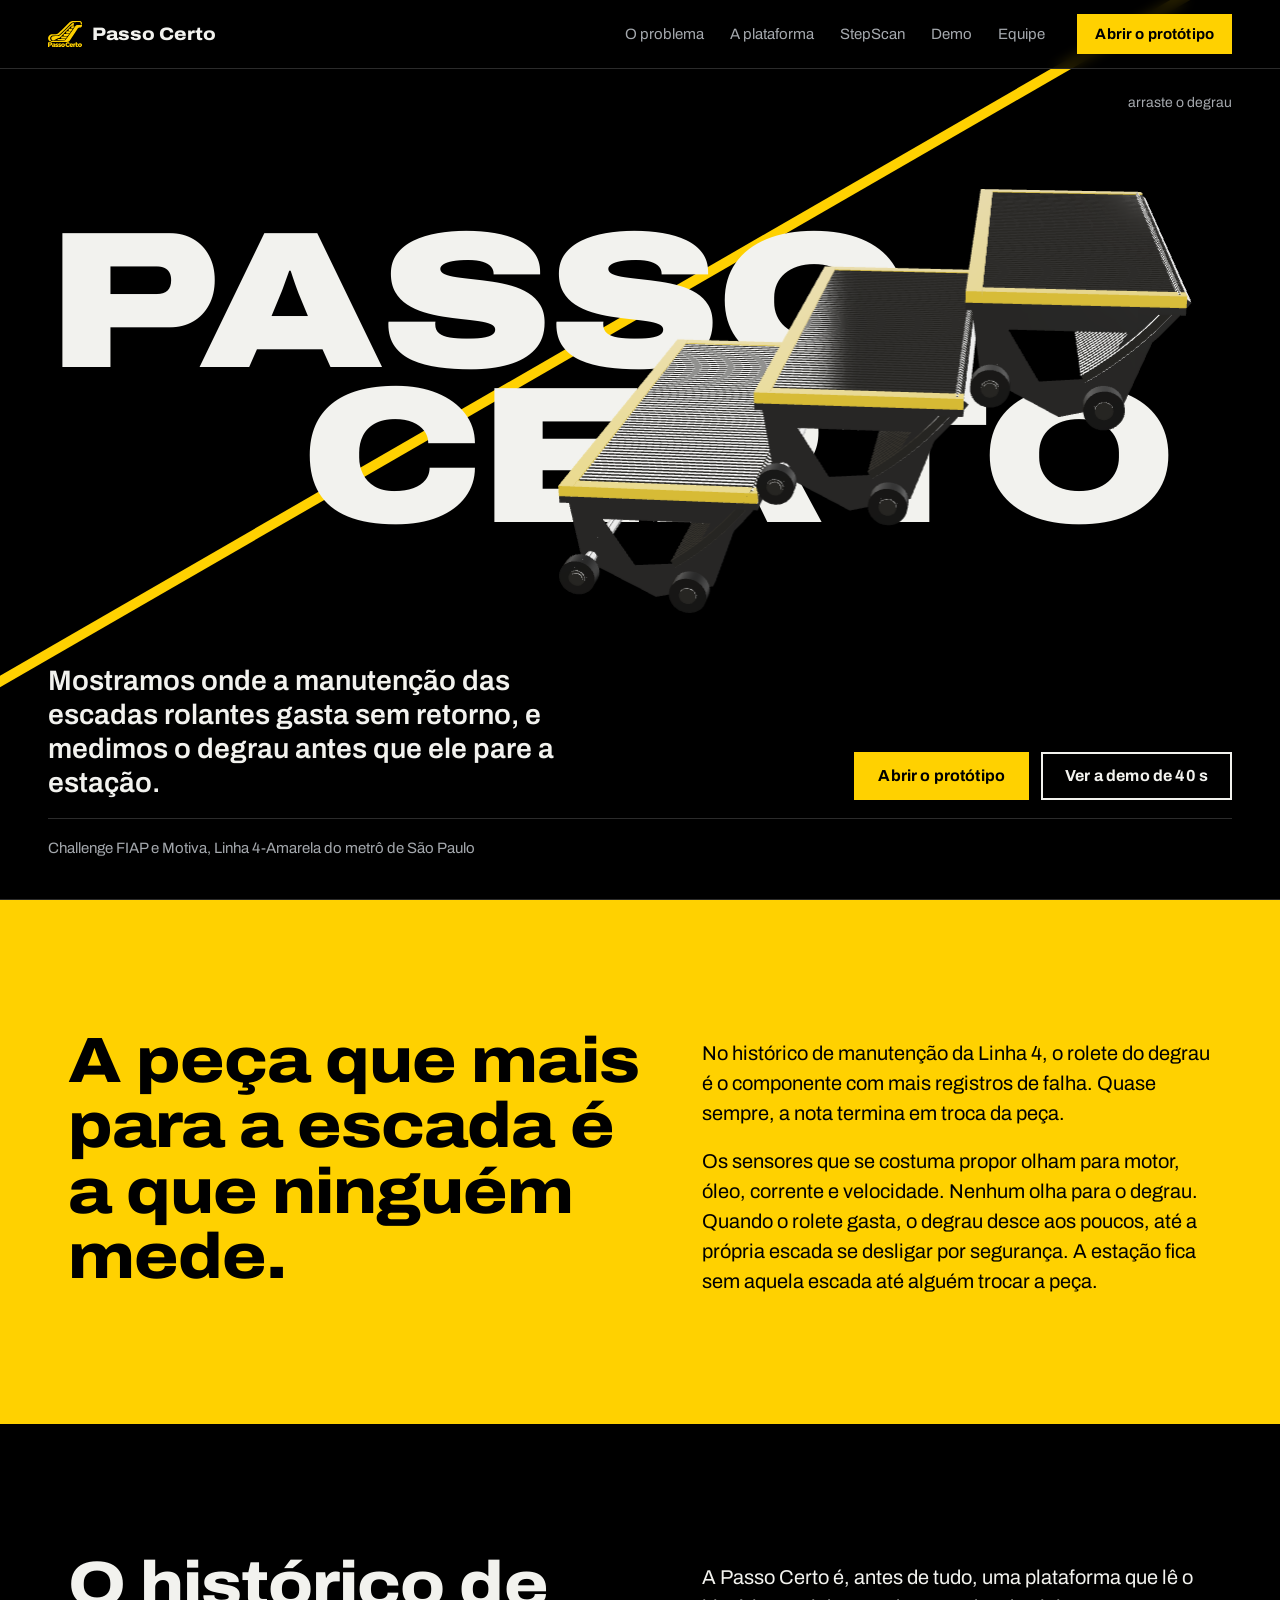
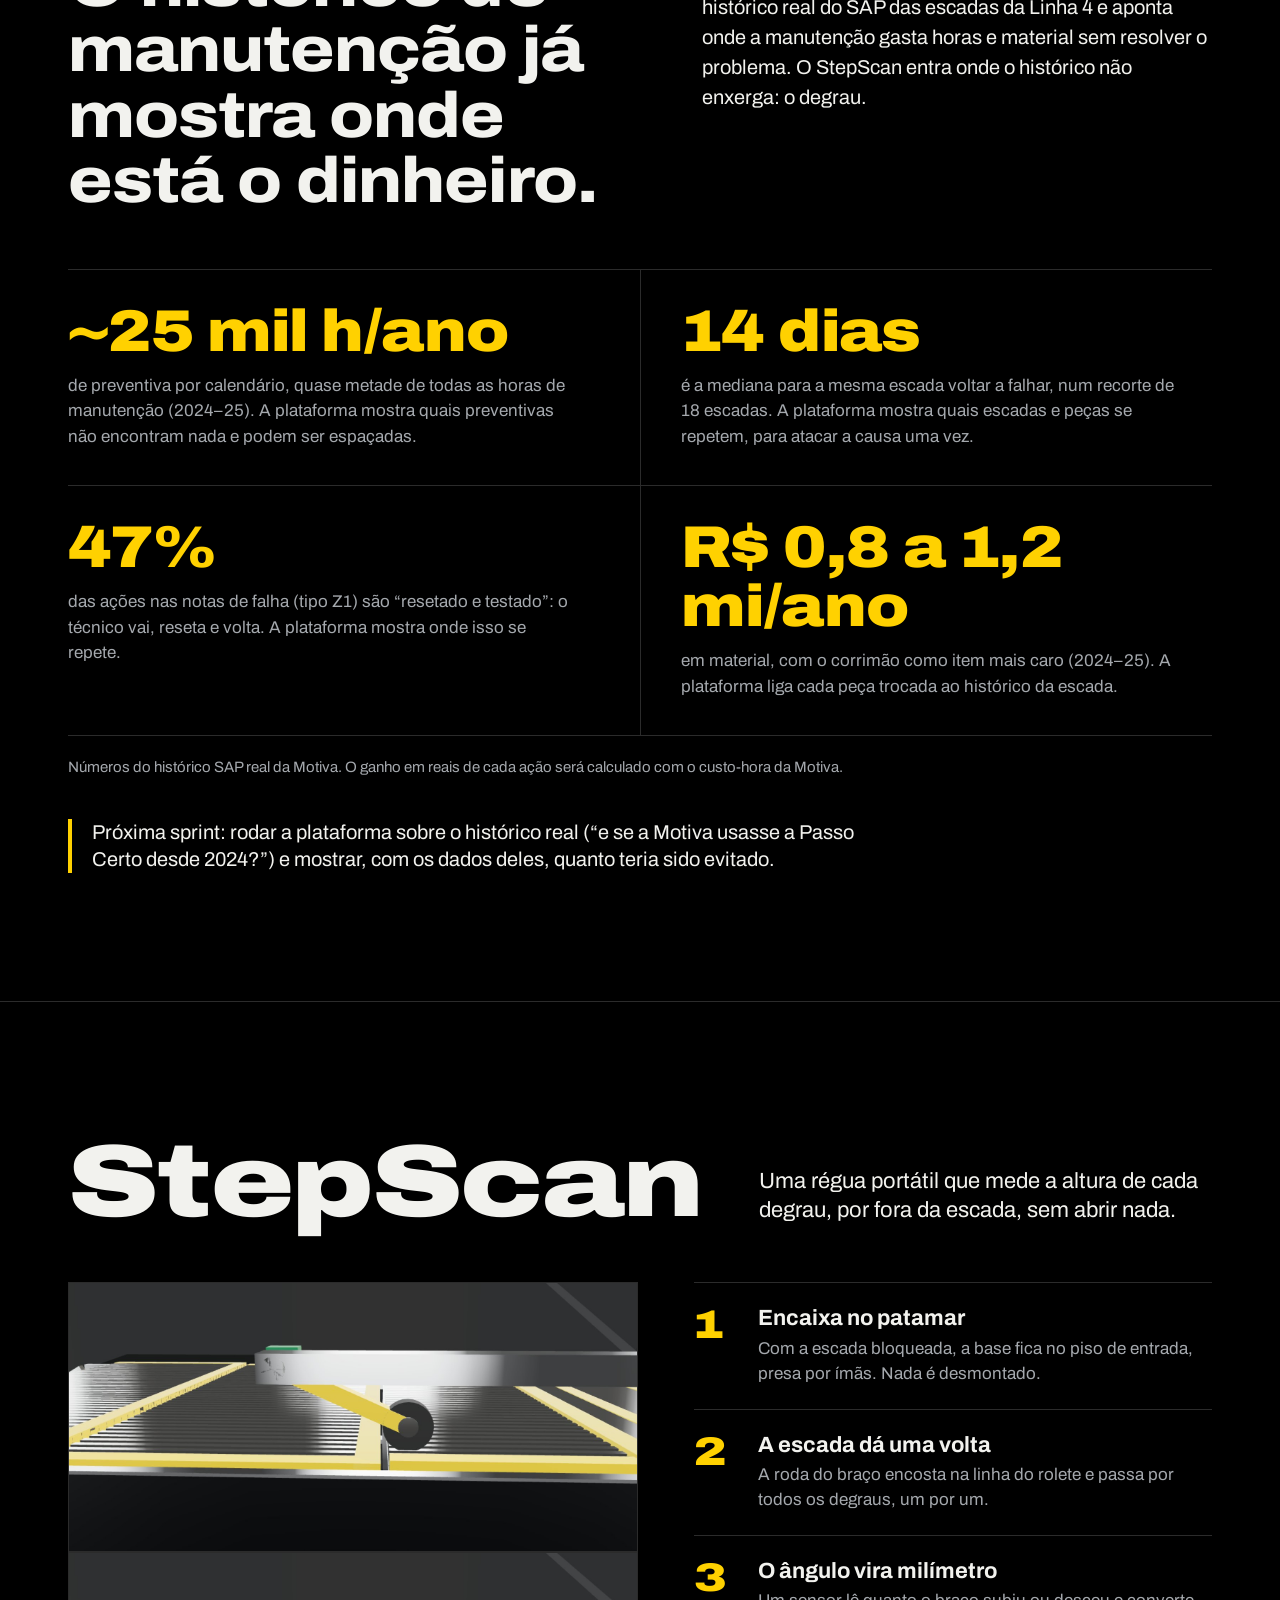
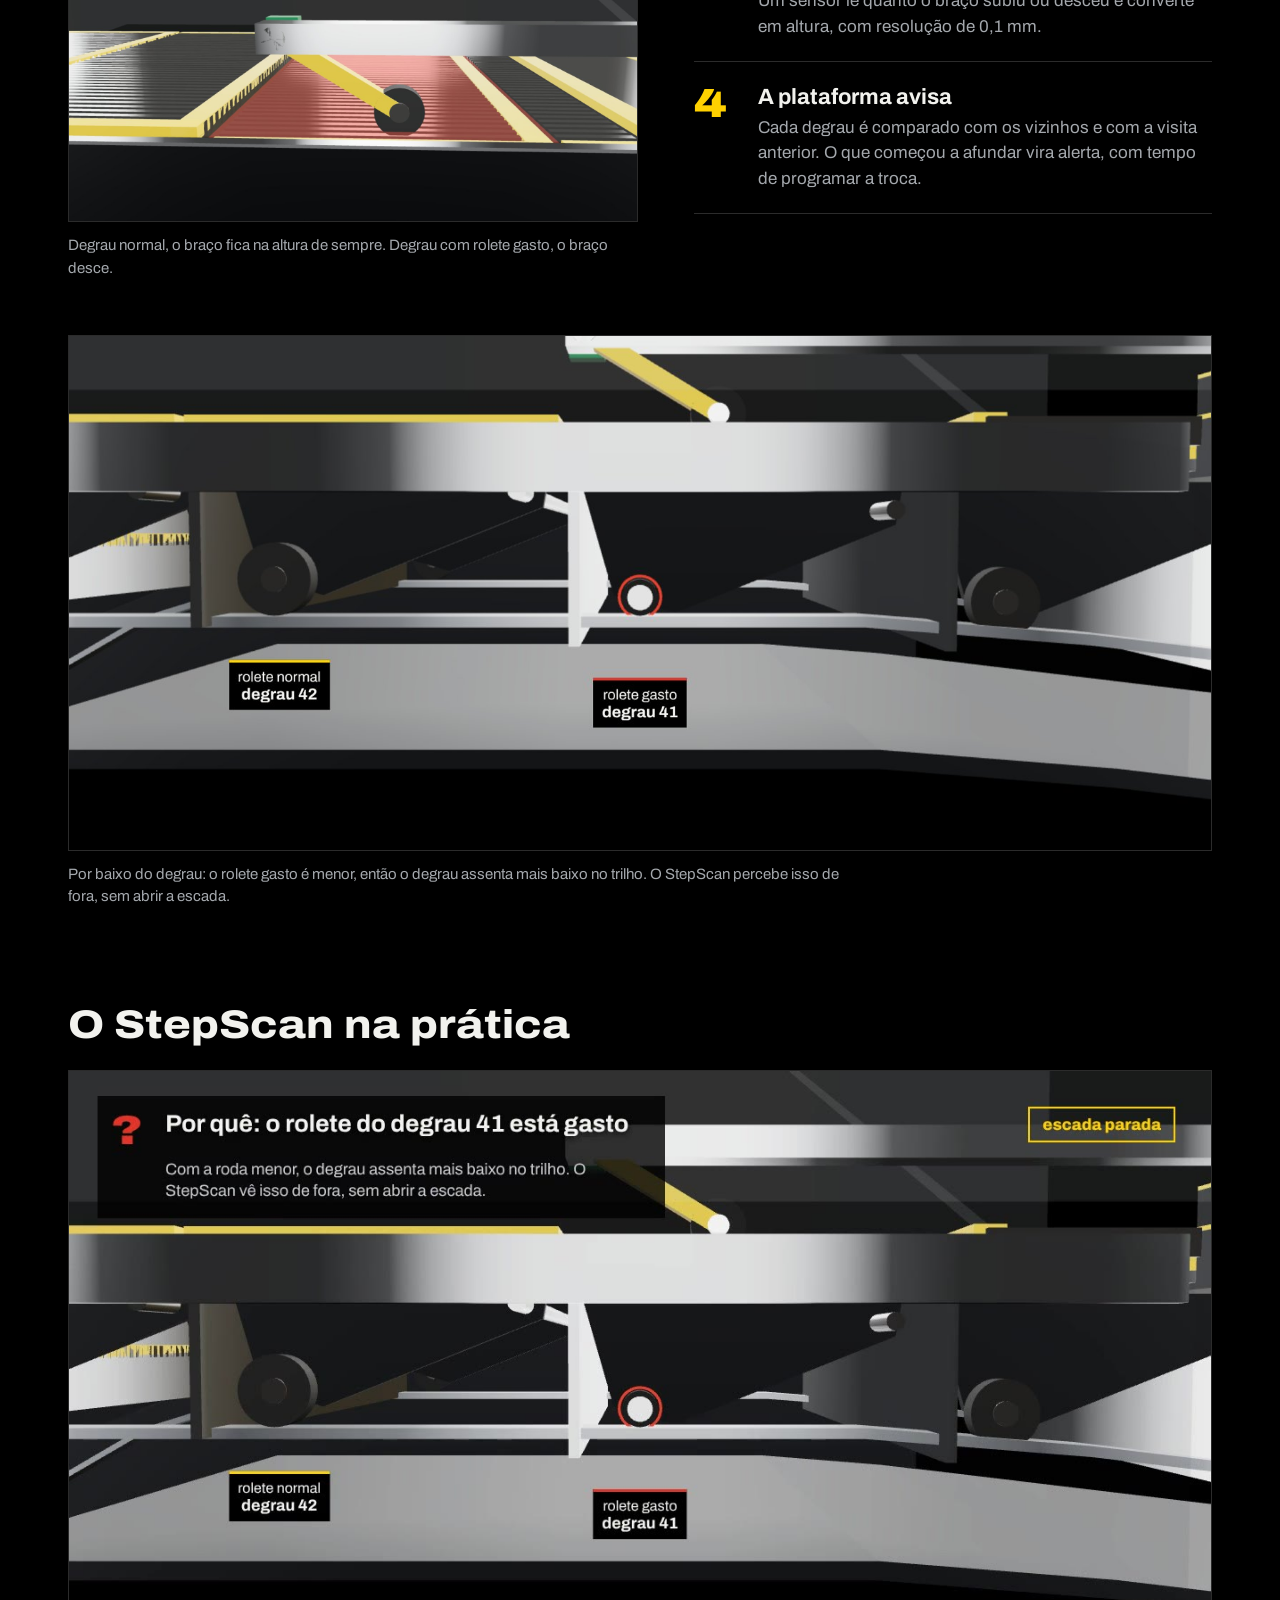
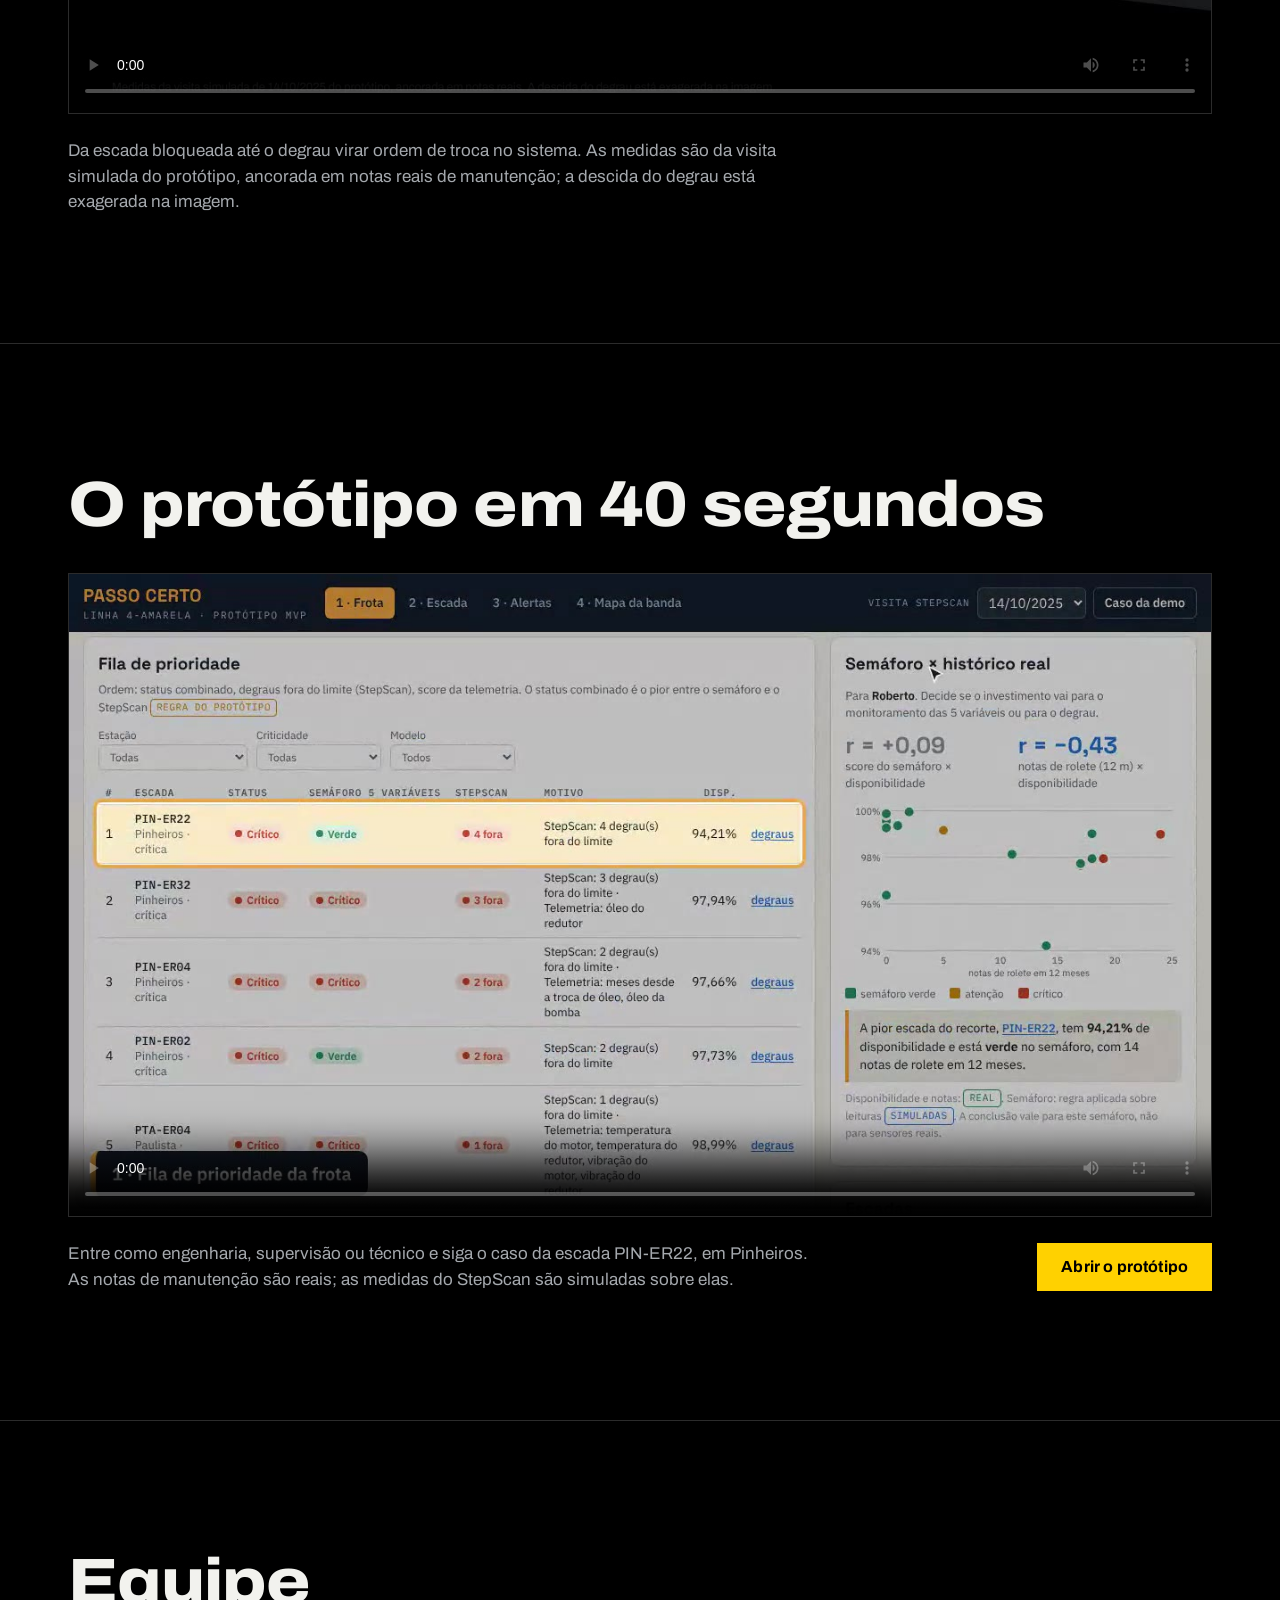
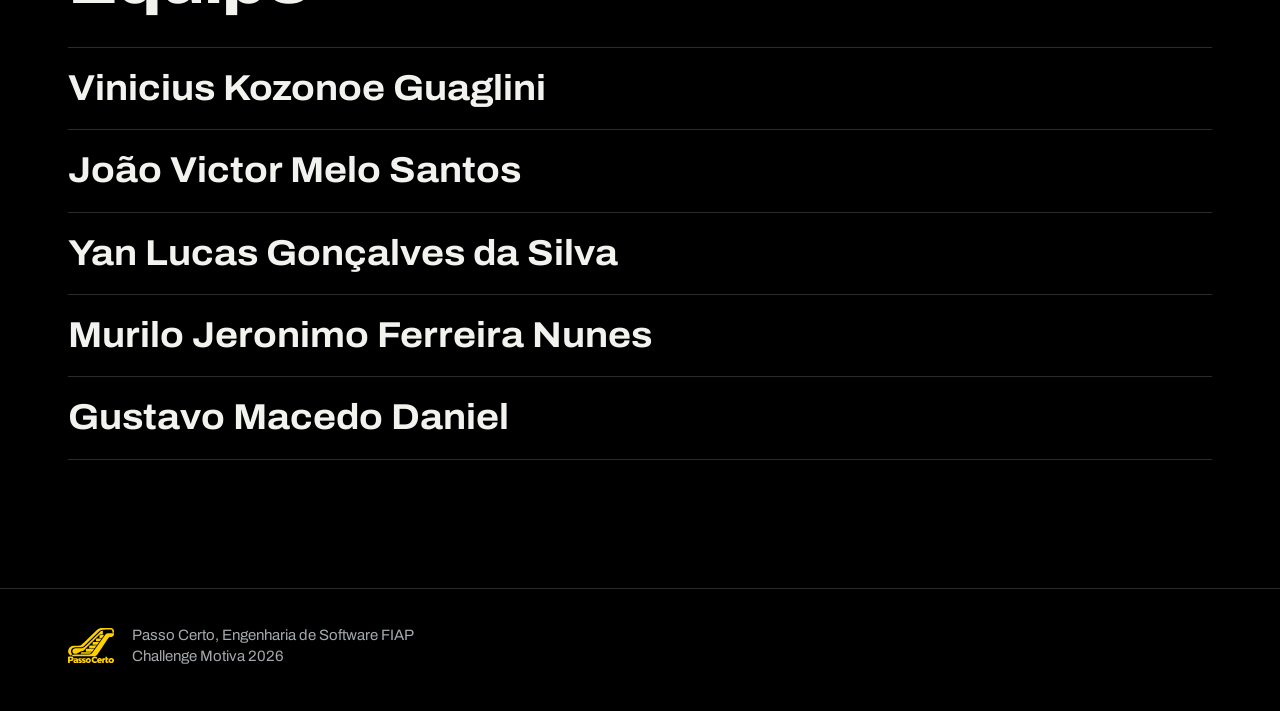
<file: index.html>
<!doctype html>
<html lang="pt-BR">
<head>
<meta charset="utf-8">
<meta name="viewport" content="width=device-width, initial-scale=1">
<title>Passo Certo</title>
<meta name="description" content="Passo Certo: medimos o degrau da escada rolante antes que ele pare a estação. Challenge FIAP e Motiva, Linha 4-Amarela.">
<meta property="og:title" content="Passo Certo">
<meta property="og:description" content="Medimos o degrau da escada rolante antes que ele pare a estação.">
<meta property="og:image" content="/assets/img/og.jpg">
<meta name="theme-color" content="#000000">
<link rel="icon" href="/assets/img/favicon.svg" type="image/svg+xml">
<link rel="preload" href="/assets/fonts/archivo-latin-wdth-normal.woff2" as="font" type="font/woff2" crossorigin>
<link rel="stylesheet" href="/assets/style.css">
</head>
<body>

<header class="topo">
  <a class="marca" href="#inicio" aria-label="Passo Certo, voltar ao início">
    <img src="/assets/img/logo.svg" alt="" width="34" height="26"><span>Passo Certo</span>
  </a>
  <nav aria-label="Seções">
    <a href="#problema">O problema</a>
    <a href="#plataforma">A plataforma</a>
    <a href="#stepscan">StepScan</a>
    <a href="#demo">Demo</a>
    <a href="#equipe">Equipe</a>
  </nav>
  <a class="botao botao-pequeno" href="/prototipo/">Abrir o protótipo</a>
</header>

<main>
  <section class="hero" id="inicio">
    <div class="hero-trilho" aria-hidden="true"></div>
    <h1 class="hero-nome"><span>Passo</span><span>Certo</span></h1>
    <canvas id="degrau" aria-label="Degrau de escada rolante em 3D. Arraste para girar." role="img"></canvas>
    <div class="hero-base">
      <p class="hero-frase">Mostramos onde a manutenção das escadas rolantes gasta sem retorno, e medimos o degrau antes que ele pare a estação.</p>
      <div class="hero-acoes">
        <a class="botao" href="/prototipo/">Abrir o protótipo</a>
        <a class="botao botao-linha" href="#demo">Ver a demo de 40 s</a>
      </div>
      <p class="hero-nota">Challenge FIAP e Motiva, Linha 4-Amarela do metrô de São Paulo</p>
    </div>
    <p class="hero-dica" aria-hidden="true">arraste o degrau</p>
  </section>

  <section class="problema" id="problema">
    <div class="largura">
      <h2>A peça que mais para a escada é a que ninguém mede.</h2>
      <div class="problema-texto">
        <p>No histórico de manutenção da Linha 4, o rolete do degrau é o componente com mais registros de falha. Quase sempre, a nota termina em troca da peça.</p>
        <p>Os sensores que se costuma propor olham para motor, óleo, corrente e velocidade. Nenhum olha para o degrau. Quando o rolete gasta, o degrau desce aos poucos, até a própria escada se desligar por segurança. A estação fica sem aquela escada até alguém trocar a peça.</p>
      </div>
    </div>
  </section>

  <section class="plataforma" id="plataforma">
    <div class="largura">
      <div class="plataforma-cabeca">
        <h2>O histórico de manutenção já mostra onde está o dinheiro.</h2>
        <p>A Passo Certo é, antes de tudo, uma plataforma que lê o histórico real do SAP das escadas da Linha 4 e aponta onde a manutenção gasta horas e material sem resolver o problema. O StepScan entra onde o histórico não enxerga: o degrau.</p>
      </div>
      <ul class="numeros">
        <li><strong>~25 mil h/ano</strong><p>de preventiva por calendário, quase metade de todas as horas de manutenção (2024–25). A plataforma mostra quais preventivas não encontram nada e podem ser espaçadas.</p></li>
        <li><strong>14 dias</strong><p>é a mediana para a mesma escada voltar a falhar, num recorte de 18 escadas. A plataforma mostra quais escadas e peças se repetem, para atacar a causa uma vez.</p></li>
        <li><strong>47%</strong><p>das ações nas notas de falha (tipo Z1) são “resetado e testado”: o técnico vai, reseta e volta. A plataforma mostra onde isso se repete.</p></li>
        <li><strong>R$ 0,8 a 1,2 mi/ano</strong><p>em material, com o corrimão como item mais caro (2024–25). A plataforma liga cada peça trocada ao histórico da escada.</p></li>
      </ul>
      <p class="plataforma-nota">Números do histórico SAP real da Motiva. O ganho em reais de cada ação será calculado com o custo-hora da Motiva.</p>
      <p class="plataforma-proxima">Próxima sprint: rodar a plataforma sobre o histórico real (“e se a Motiva usasse a Passo Certo desde 2024?”) e mostrar, com os dados deles, quanto teria sido evitado.</p>
    </div>
  </section>

  <section class="stepscan" id="stepscan">
    <div class="largura">
      <div class="stepscan-cabeca">
        <h2>StepScan</h2>
        <p>Uma régua portátil que mede a altura de cada degrau, por fora da escada, sem abrir nada.</p>
      </div>
      <div class="stepscan-grade">
        <figure class="stepscan-fotos">
          <div class="foto-par">
            <img src="/assets/img/degrau-normal.jpg" alt="Roda do StepScan sobre um degrau na altura normal" loading="lazy" width="1600" height="755">
            <img src="/assets/img/degrau-gasto.jpg" alt="Roda do StepScan descendo sobre o degrau 41, mais baixo por causa do rolete gasto" loading="lazy" width="1600" height="755">
          </div>
          <figcaption>Degrau normal, o braço fica na altura de sempre. Degrau com rolete gasto, o braço desce.</figcaption>
        </figure>
        <ol class="passos">
          <li><h3>Encaixa no patamar</h3><p>Com a escada bloqueada, a base fica no piso de entrada, presa por ímãs. Nada é desmontado.</p></li>
          <li><h3>A escada dá uma volta</h3><p>A roda do braço encosta na linha do rolete e passa por todos os degraus, um por um.</p></li>
          <li><h3>O ângulo vira milímetro</h3><p>Um sensor lê quanto o braço subiu ou desceu e converte em altura, com resolução de 0,1 mm.</p></li>
          <li><h3>A plataforma avisa</h3><p>Cada degrau é comparado com os vizinhos e com a visita anterior. O que começou a afundar vira alerta, com tempo de programar a troca.</p></li>
        </ol>
      </div>
      <figure class="stepscan-rolete">
        <img src="/assets/img/rolete-gasto.jpg" alt="Vista por baixo do degrau: rolete gasto, menor que o normal, faz o degrau assentar mais baixo no trilho" loading="lazy" width="1600" height="720">
        <figcaption>Por baixo do degrau: o rolete gasto é menor, então o degrau assenta mais baixo no trilho. O StepScan percebe isso de fora, sem abrir a escada.</figcaption>
      </figure>
      <div class="stepscan-video">
        <h3>O StepScan na prática</h3>
        <video controls preload="metadata" playsinline poster="/assets/video/stepscan-poster.jpg" width="1280" height="720">
          <source src="/assets/video/stepscan-na-pratica.mp4" type="video/mp4">
        </video>
        <p>Da escada bloqueada até o degrau virar ordem de troca no sistema. As medidas são da visita simulada do protótipo, ancorada em notas reais de manutenção; a descida do degrau está exagerada na imagem.</p>
      </div>
    </div>
  </section>

  <section class="demo" id="demo">
    <div class="largura">
      <h2>O protótipo em 40 segundos</h2>
      <video controls preload="metadata" playsinline poster="/assets/video/demo-poster.jpg" width="1280" height="720">
        <source src="/assets/video/demo-40s.mp4" type="video/mp4">
      </video>
      <div class="demo-rodape">
        <p>Entre como engenharia, supervisão ou técnico e siga o caso da escada PIN-ER22, em Pinheiros. As notas de manutenção são reais; as medidas do StepScan são simuladas sobre elas.</p>
        <a class="botao" href="/prototipo/">Abrir o protótipo</a>
      </div>
    </div>
  </section>

  <section class="equipe" id="equipe">
    <div class="largura">
      <h2>Equipe</h2>
      <ul class="pessoas" id="pessoas"></ul>
    </div>
  </section>
</main>

<footer class="rodape">
  <div class="largura">
    <img src="/assets/img/logo.svg" alt="" width="46" height="35">
    <p>Passo Certo, Engenharia de Software FIAP<br>Challenge Motiva 2026</p>
  </div>
</footer>

<script src="/assets/equipe.js"></script>
<script type="module" src="/assets/degrau.js"></script>
</body>
</html>
</file>
<file: assets/style.css>
/* Passo Certo — preto de estação, amarelo da Linha 4, cromo. Cantos retos, sem degradê.
   Motivo: a inclinação de 30° da escada rolante. */
@font-face {
  font-family: 'Archivo'; font-style: normal; font-display: swap;
  font-weight: 100 900; font-stretch: 62% 125%;
  src: url('/assets/fonts/archivo-latin-wdth-normal.woff2') format('woff2-variations');
  unicode-range: U+0000-00FF, U+0131, U+0152-0153, U+02BB-02BC, U+02C6, U+02DA, U+02DC, U+0304, U+0308, U+0329, U+2000-206F, U+20AC, U+2122, U+2191, U+2193, U+2212, U+2215, U+FEFF, U+FFFD;
}
@font-face {
  font-family: 'Archivo'; font-style: normal; font-display: swap;
  font-weight: 100 900; font-stretch: 62% 125%;
  src: url('/assets/fonts/archivo-latin-ext-wdth-normal.woff2') format('woff2-variations');
  unicode-range: U+0100-02BA, U+02BD-02C5, U+02C7-02CC, U+02CE-02D7, U+02DD-02FF, U+0304, U+0308, U+0329, U+1D00-1DBF, U+1E00-1E9F, U+1EF2-1EFF, U+2020, U+20A0-20AB, U+20AD-20C0, U+2113, U+2C60-2C7F, U+A720-A7FF;
}
:root {
  --preto: #000000;
  --carvao: #141414;
  --linha: #2b2b2b;
  --texto: #f2f2ee;
  --aco: #a4a8ad;
  --amarelo: #ffd100;
  --largura: 1240px;
  --lado: clamp(16px, 4vw, 48px);
  --fonte: 'Archivo', 'Arial Narrow', Arial, sans-serif;
}

* { box-sizing: border-box; }
html { scroll-behavior: smooth; -webkit-text-size-adjust: 100%; }
@media (prefers-reduced-motion: reduce) { html { scroll-behavior: auto; } }
body {
  margin: 0; background: var(--preto); color: var(--texto);
  font-family: var(--fonte); font-size: 18px; line-height: 1.5;
  font-variation-settings: 'wdth' 100;
  -webkit-font-smoothing: antialiased;
  overflow-x: hidden;
}
img, video { display: block; max-width: 100%; height: auto; }
a { color: inherit; }
h1, h2, h3, p { margin: 0; }
:focus-visible { outline: 3px solid var(--amarelo); outline-offset: 3px; }
.problema :focus-visible { outline-color: var(--preto); }

.largura { width: 100%; max-width: var(--largura); margin: 0 auto; padding: 0 var(--lado); }

/* ---------- botões ---------- */
.botao {
  display: inline-flex; align-items: center; min-height: 48px; padding: 0 22px;
  background: var(--amarelo); color: var(--preto); text-decoration: none;
  font-weight: 700; font-size: 16px; letter-spacing: 0.01em;
  border: 2px solid var(--amarelo); border-radius: 0;
  transition: background-color .15s, color .15s;
}
.botao:hover { background: var(--preto); color: var(--amarelo); }
.botao-linha { background: transparent; color: var(--texto); border-color: var(--texto); }
.botao-linha:hover { background: var(--texto); color: var(--preto); }
.botao-pequeno { min-height: 40px; padding: 0 16px; font-size: 15px; }

/* ---------- topo ---------- */
.topo {
  position: fixed; inset: 0 0 auto 0; z-index: 20;
  display: flex; align-items: center; gap: 32px;
  padding: 14px var(--lado); background: rgba(0,0,0,.86);
  border-bottom: 1px solid var(--linha);
  backdrop-filter: blur(6px);
}
.marca { display: flex; align-items: center; gap: 10px; text-decoration: none; font-weight: 800; font-size: 18px; font-variation-settings: 'wdth' 112; }
.topo nav { display: flex; gap: 26px; margin-left: auto; }
.topo nav a { text-decoration: none; color: var(--aco); font-size: 15px; }
.topo nav a:hover { color: var(--texto); }
@media (max-width: 860px) { .topo nav { display: none; } .topo .botao-pequeno { margin-left: auto; } }
@media (max-width: 400px) { .marca span { display: none; } }

/* ---------- hero ---------- */
.hero {
  position: relative; min-height: 100svh; padding: 96px var(--lado) 40px;
  display: grid; grid-template-rows: 1fr auto; overflow: hidden;
  border-bottom: 1px solid var(--linha);
}
/* a escada: uma barra amarela fina a 30° atravessando o hero */
.hero-trilho {
  position: absolute; left: -10%; top: 30%; width: 130%; height: 10px;
  background: var(--amarelo); transform: rotate(-30deg); transform-origin: 50% 50%;
  z-index: 0;
}
.hero-nome {
  position: relative; z-index: 1; align-self: center;
  display: flex; flex-direction: column;
  font-weight: 900; text-transform: uppercase; line-height: .8;
  font-size: clamp(64px, 15.2vw, 230px); letter-spacing: -0.02em;
  font-variation-settings: 'wdth' 125;
  max-width: var(--largura); width: 100%; margin: 0 auto;
}
.hero-nome span:last-child { padding-left: 1.3em; }
#degrau {
  position: absolute; z-index: 2; right: 0; top: 70px;
  width: min(62vw, 900px); height: min(70svh, 720px);
  cursor: grab; touch-action: pan-y;
}
#degrau:active { cursor: grabbing; }
.hero-base {
  position: relative; z-index: 3; width: 100%; max-width: var(--largura); margin: 0 auto;
  display: grid; grid-template-columns: minmax(0, 520px) auto; gap: 18px 40px; align-items: end;
}
.hero-frase { font-size: clamp(22px, 2.2vw, 30px); line-height: 1.2; font-weight: 600; font-variation-settings: 'wdth' 100; }
.hero-acoes { display: flex; flex-wrap: wrap; gap: 12px; justify-content: flex-end; }
.hero-nota { grid-column: 1 / -1; color: var(--aco); font-size: 15px; padding-top: 18px; border-top: 1px solid var(--linha); }
.hero-dica { position: absolute; z-index: 3; right: var(--lado); top: 92px; color: var(--aco); font-size: 14px; }

@media (max-width: 860px) {
  .hero { grid-template-rows: auto auto auto; padding-top: 88px; }
  .hero-nome { align-self: start; font-size: clamp(48px, 16.5vw, 150px); }
  .hero-nome span:last-child { padding-left: 0.35em; }
  #degrau { position: relative; top: auto; right: auto; width: calc(100% + 2 * var(--lado)); margin: -6vw calc(-1 * var(--lado)) 0; height: 64vw; min-height: 260px; }
  .hero-trilho { top: 46%; height: 7px; }
  .hero-base { grid-template-columns: 1fr; }
  .hero-acoes { justify-content: flex-start; }
  .hero-dica { display: none; }
}

/* ---------- seções ---------- */
section h2 {
  font-weight: 800; font-size: clamp(34px, 5vw, 64px); line-height: 1.02;
  letter-spacing: -0.015em; font-variation-settings: 'wdth' 112;
}

.problema { background: var(--amarelo); color: var(--preto); padding: clamp(72px, 10vw, 136px) 0; }
.problema .largura { display: grid; grid-template-columns: 1.15fr 1fr; gap: 48px; align-items: start; }
.problema h2 { max-width: 13ch; }
.problema-texto { display: grid; gap: 18px; font-size: 20px; max-width: 34em; padding-top: 10px; }
@media (max-width: 860px) { .problema .largura { grid-template-columns: 1fr; gap: 28px; } .problema-texto { font-size: 18px; } }

.plataforma { padding: clamp(72px, 10vw, 136px) 0; border-bottom: 1px solid var(--linha); }
.plataforma-cabeca { display: grid; grid-template-columns: 1.15fr 1fr; gap: 28px 48px; align-items: start; margin-bottom: 56px; }
.plataforma-cabeca h2 { max-width: 15ch; }
.plataforma-cabeca p { font-size: 20px; max-width: 34em; padding-top: 10px; }
.numeros { list-style: none; margin: 0; padding: 0; display: grid; grid-template-columns: 1fr 1fr; border-top: 1px solid var(--linha); }
.numeros li { display: grid; gap: 12px; align-content: start; padding: 32px 40px 36px 0; border-bottom: 1px solid var(--linha); }
.numeros li:nth-child(even) { padding: 32px 0 36px 40px; border-left: 1px solid var(--linha); }
.numeros strong {
  color: var(--amarelo); font-weight: 900; font-size: clamp(36px, 4.6vw, 60px); line-height: 1;
  letter-spacing: -0.01em; font-variation-settings: 'wdth' 112;
}
.numeros p { color: var(--aco); font-size: 17px; max-width: 30em; }
.plataforma-nota { color: var(--aco); font-size: 15px; margin-top: 20px; }
.plataforma-proxima { font-size: 20px; line-height: 1.35; max-width: 40em; margin-top: 40px; padding-left: 20px; border-left: 4px solid var(--amarelo); }
@media (max-width: 860px) {
  .plataforma-cabeca { grid-template-columns: 1fr; margin-bottom: 40px; }
  .plataforma-cabeca p, .plataforma-proxima { font-size: 18px; }
  .numeros { grid-template-columns: 1fr; }
  .numeros li, .numeros li:nth-child(even) { padding: 28px 0; border-left: 0; }
}

.stepscan { padding: clamp(72px, 10vw, 136px) 0; border-bottom: 1px solid var(--linha); }
.stepscan-cabeca { display: grid; grid-template-columns: auto 1fr; gap: 16px 56px; align-items: end; margin-bottom: 48px; }
.stepscan-cabeca h2 { font-size: clamp(48px, 8vw, 112px); font-variation-settings: 'wdth' 125; font-weight: 900; }
.stepscan-cabeca p { font-size: 22px; line-height: 1.3; max-width: 26em; color: var(--texto); padding-bottom: 10px; }
.stepscan-grade { display: grid; grid-template-columns: 1.1fr 1fr; gap: 56px; align-items: start; }
.foto-par { display: grid; gap: 2px; background: var(--linha); border: 1px solid var(--linha); }
.stepscan-fotos { margin: 0; }
.stepscan-fotos figcaption { color: var(--aco); font-size: 15px; margin-top: 12px; }
.passos { list-style: none; margin: 0; padding: 0; counter-reset: passo; display: grid; }
.passos li {
  counter-increment: passo; display: grid; grid-template-columns: 64px 1fr; gap: 4px 0;
  padding: 22px 0; border-top: 1px solid var(--linha);
}
.passos li:last-child { border-bottom: 1px solid var(--linha); }
.passos li::before {
  content: counter(passo); grid-row: 1 / 3; color: var(--amarelo);
  font-weight: 900; font-size: 40px; line-height: 1; font-variation-settings: 'wdth' 125;
}
.passos h3 { font-size: 22px; font-weight: 700; line-height: 1.2; }
.passos p { color: var(--aco); font-size: 17px; }
@media (max-width: 860px) {
  .stepscan-cabeca, .stepscan-grade { grid-template-columns: 1fr; }
  .stepscan-grade { gap: 36px; }
  .stepscan-cabeca p { font-size: 19px; }
  .passos li { grid-template-columns: 48px 1fr; }
}

.stepscan-rolete { margin: 56px 0 0; }
.stepscan-rolete img { width: 100%; border: 1px solid var(--linha); }
.stepscan-rolete figcaption { color: var(--aco); font-size: 15px; margin-top: 12px; max-width: 52em; }
.stepscan-video { margin-top: clamp(56px, 8vw, 96px); }
.stepscan-video h3 { font-weight: 800; font-size: clamp(26px, 3.4vw, 40px); line-height: 1.05; font-variation-settings: 'wdth' 112; margin-bottom: 24px; }
.stepscan-video video { width: 100%; background: var(--carvao); border: 1px solid var(--linha); }
.stepscan-video p { color: var(--aco); max-width: 44em; font-size: 17px; margin-top: 24px; }

.demo { padding: clamp(72px, 10vw, 136px) 0; border-bottom: 1px solid var(--linha); }
.demo h2 { margin-bottom: 36px; }
.demo video { width: 100%; background: var(--carvao); border: 1px solid var(--linha); }
.demo-rodape { display: flex; gap: 32px; justify-content: space-between; align-items: center; margin-top: 24px; }
.demo-rodape p { color: var(--aco); max-width: 44em; font-size: 17px; }
@media (max-width: 860px) { .demo-rodape { flex-direction: column; align-items: flex-start; } }

.equipe { padding: clamp(72px, 10vw, 136px) 0; }
.equipe h2 { margin-bottom: 32px; }
.pessoas { list-style: none; margin: 0; padding: 0; }
.pessoas li {
  display: grid; grid-template-columns: 1fr auto auto; gap: 24px; align-items: baseline;
  padding: 20px 0; border-top: 1px solid var(--linha);
}
.pessoas li:last-child { border-bottom: 1px solid var(--linha); }
.pessoa-nome { font-size: clamp(22px, 3vw, 36px); font-weight: 700; line-height: 1.15; font-variation-settings: 'wdth' 108; }
.pessoa-papel { color: var(--amarelo); font-size: 16px; }
.pessoa-link { color: var(--aco); font-size: 16px; text-decoration-color: var(--amarelo); text-underline-offset: 4px; }
.pessoa-link:hover { color: var(--texto); }
@media (max-width: 560px) { .pessoas li { grid-template-columns: 1fr auto; } .pessoa-link { grid-column: 1 / -1; } }

.rodape { border-top: 1px solid var(--linha); padding: 36px 0 44px; }
.rodape .largura { display: flex; gap: 18px; align-items: center; }
.rodape p { color: var(--aco); font-size: 15px; line-height: 1.4; }
</file>
